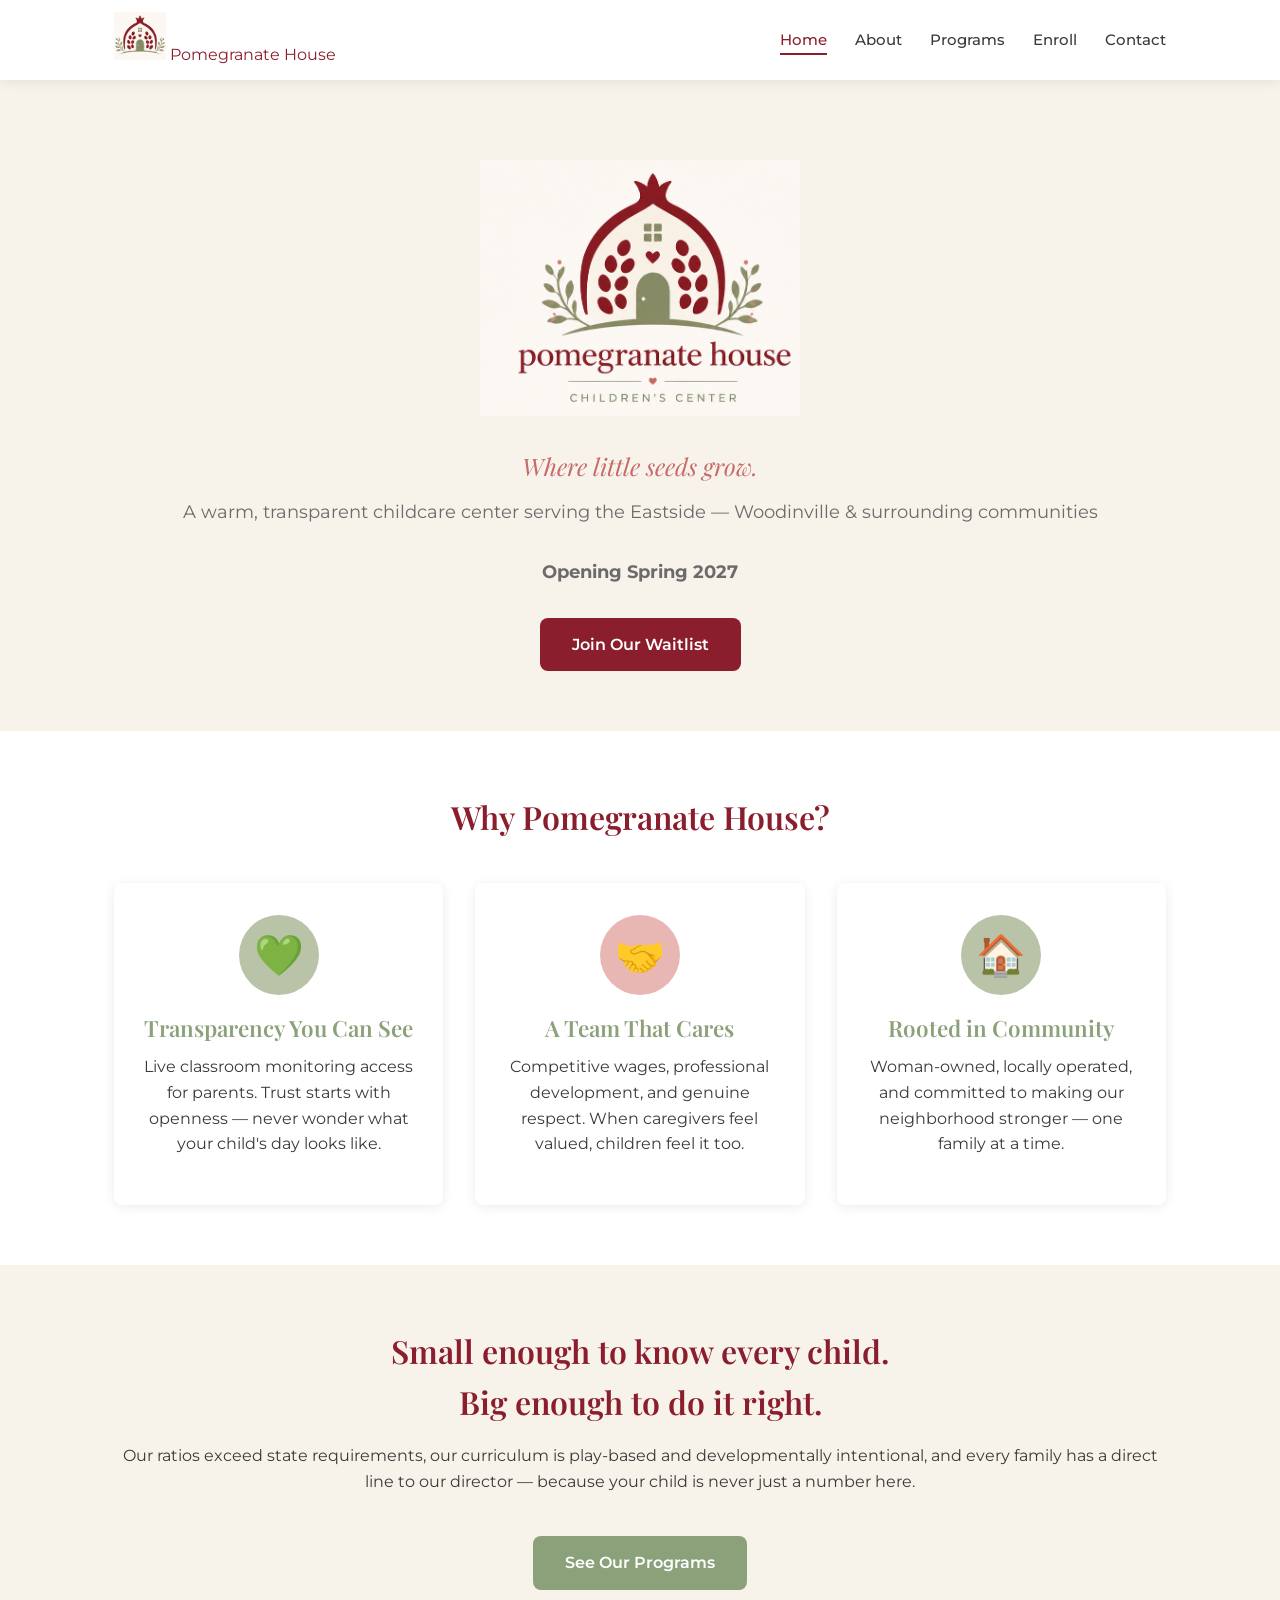
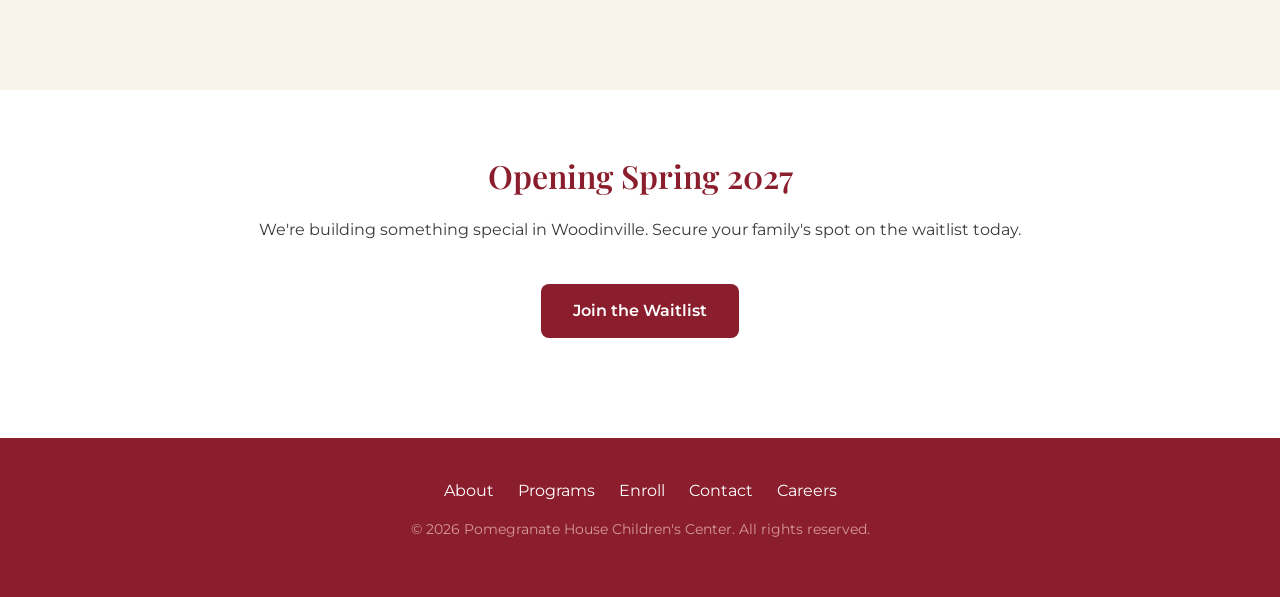
<file: index.html>
<!DOCTYPE html>
<html lang="en">
<head>
  <meta charset="UTF-8">
  <meta name="viewport" content="width=device-width, initial-scale=1.0">
  <title>Pomegranate House Children's Center</title>
  <meta name="description" content="A warm, transparent childcare center opening Spring 2027 in Woodinville, WA. Where little seeds grow.">
  <link rel="icon" href="images/logo-icon.png" type="image/png">
  <link rel="preconnect" href="https://fonts.googleapis.com">
  <link rel="preconnect" href="https://fonts.gstatic.com" crossorigin>
  <link href="https://fonts.googleapis.com/css2?family=Montserrat:wght@400;500;600&family=Playfair+Display:ital,wght@0,600;1,600&display=swap" rel="stylesheet">
  <link rel="stylesheet" href="css/style.css">
</head>
<body>

  <!-- Navigation -->
  <nav class="nav">
    <div class="container">
      <a href="index.html" class="nav-logo">
        <img src="images/logo-icon.png" alt="Pomegranate House">
        <span>Pomegranate House</span>
      </a>
      <button class="nav-toggle" aria-label="Toggle navigation">☰</button>
      <ul class="nav-links">
        <li><a href="index.html" class="active">Home</a></li>
        <li><a href="about.html">About</a></li>
        <li><a href="programs.html">Programs</a></li>
        <li><a href="enroll.html">Enroll</a></li>
        <li><a href="contact.html">Contact</a></li>
      </ul>
    </div>
  </nav>

  <!-- Hero -->
  <section class="hero">
    <img src="images/logo-full.png" alt="Pomegranate House Children's Center" class="hero-logo">
    <p class="hero-tagline">Where little seeds grow.</p>
    <p class="hero-subtitle">A warm, transparent childcare center serving the Eastside — Woodinville &amp; surrounding communities</p>
    <p class="hero-subtitle"><strong>Opening Spring 2027</strong></p>
    <a href="enroll.html" class="btn btn-primary">Join Our Waitlist</a>
  </section>

  <!-- Pillars -->
  <section class="section section-alt">
    <div class="container">
      <div class="section-header">
        <h2>Why Pomegranate House?</h2>
      </div>
      <div class="pillars">
        <div class="pillar-card">
          <div class="pillar-icon bg-sage">💚</div>
          <h3>Transparency You Can See</h3>
          <p>Live classroom monitoring access for parents. Trust starts with openness — never wonder what your child's day looks like.</p>
        </div>
        <div class="pillar-card">
          <div class="pillar-icon bg-pomegranate">🤝</div>
          <h3>A Team That Cares</h3>
          <p>Competitive wages, professional development, and genuine respect. When caregivers feel valued, children feel it too.</p>
        </div>
        <div class="pillar-card">
          <div class="pillar-icon bg-sage">🏠</div>
          <h3>Rooted in Community</h3>
          <p>Woman-owned, locally operated, and committed to making our neighborhood stronger — one family at a time.</p>
        </div>
      </div>
    </div>
  </section>

  <!-- Promise -->
  <section class="section">
    <div class="container">
      <div class="section-header">
        <h2>Small enough to know every child.<br>Big enough to do it right.</h2>
        <p>Our ratios exceed state requirements, our curriculum is play-based and developmentally intentional, and every family has a direct line to our director — because your child is never just a number here.</p>
        <br>
        <a href="programs.html" class="btn btn-secondary">See Our Programs</a>
      </div>
    </div>
  </section>

  <!-- CTA -->
  <section class="section section-alt">
    <div class="container">
      <div class="section-header">
        <h2>Opening Spring 2027</h2>
        <p>We're building something special in Woodinville. Secure your family's spot on the waitlist today.</p>
        <br>
        <a href="enroll.html" class="btn btn-primary">Join the Waitlist</a>
      </div>
    </div>
  </section>

  <!-- Footer -->
  <footer class="footer">
    <div class="container">
      <ul class="footer-links">
        <li><a href="about.html">About</a></li>
        <li><a href="programs.html">Programs</a></li>
        <li><a href="enroll.html">Enroll</a></li>
        <li><a href="contact.html">Contact</a></li>
        <li><a href="careers.html">Careers</a></li>
      </ul>
      <p class="footer-copy">&copy; 2026 Pomegranate House Children's Center. All rights reserved.</p>
    </div>
  </footer>

  <script src="js/main.js"></script>
</body>
</html>
</file>
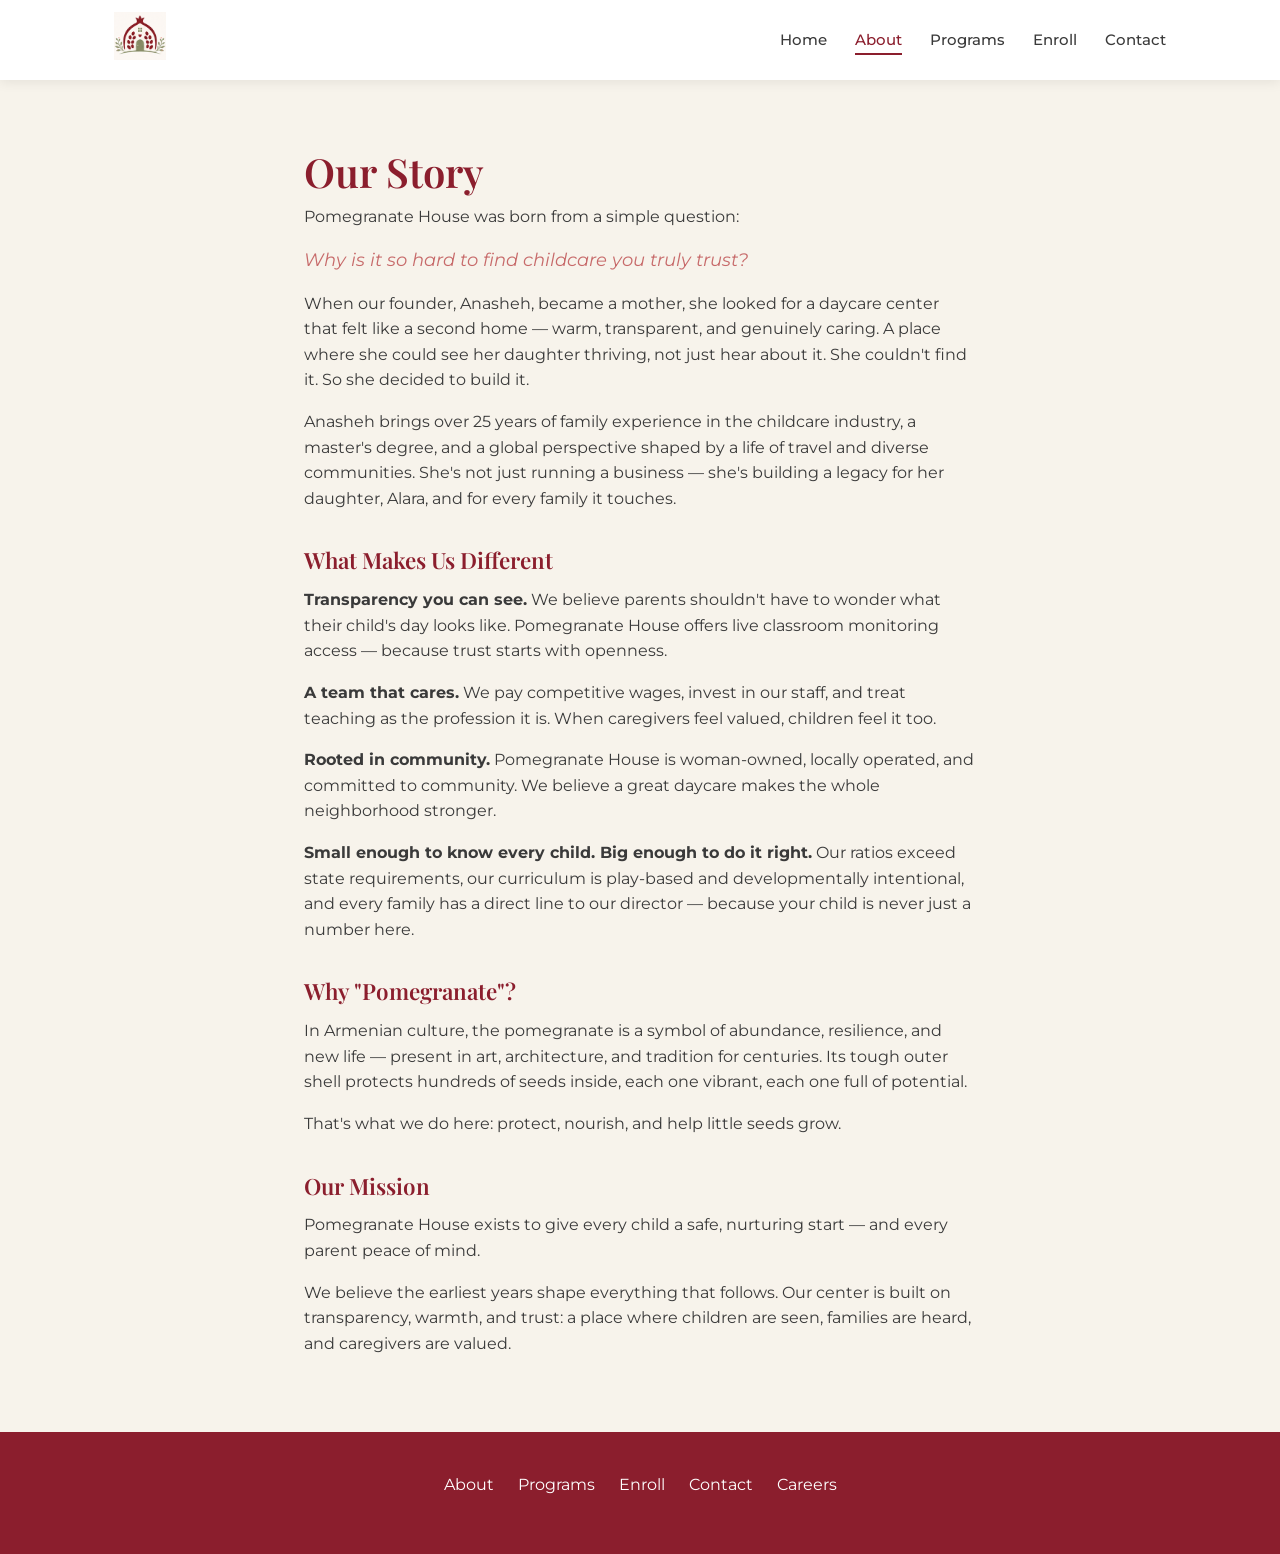
<file: about.html>
<!DOCTYPE html>
<html lang="en">
<head>
  <meta charset="UTF-8">
  <meta name="viewport" content="width=device-width, initial-scale=1.0">
  <title>About — Pomegranate House Children's Center</title>
  <meta name="description" content="Our story, mission, and what makes Pomegranate House different.">
  <link rel="icon" href="images/logo-icon.png" type="image/png">
  <link rel="preconnect" href="https://fonts.googleapis.com">
  <link rel="preconnect" href="https://fonts.gstatic.com" crossorigin>
  <link href="https://fonts.googleapis.com/css2?family=Montserrat:wght@400;500;600&family=Playfair+Display:ital,wght@0,600;1,600&display=swap" rel="stylesheet">
  <link rel="stylesheet" href="css/style.css">
</head>
<body>

  <!-- Navigation -->
  <nav class="nav">
    <div class="container">
      <a href="index.html" class="nav-logo">
        <img src="images/logo-icon.png" alt="Pomegranate House">
      </a>
      <button class="nav-toggle" aria-label="Toggle navigation">☰</button>
      <ul class="nav-links">
        <li><a href="index.html">Home</a></li>
        <li><a href="about.html" class="active">About</a></li>
        <li><a href="programs.html">Programs</a></li>
        <li><a href="enroll.html">Enroll</a></li>
        <li><a href="contact.html">Contact</a></li>
      </ul>
    </div>
  </nav>

  <!-- About Hero -->
  <section class="section">
    <div class="container about-content">
      <h1>Our Story</h1>

      <p>Pomegranate House was born from a simple question:</p>

      <p style="font-style: italic; font-size: 1.15rem; color: var(--pomegranate-light);">Why is it so hard to find childcare you truly trust?</p>

      <p>When our founder, Anasheh, became a mother, she looked for a daycare center that felt like a second home — warm, transparent, and genuinely caring. A place where she could see her daughter thriving, not just hear about it. She couldn't find it. So she decided to build it.</p>

      <p>Anasheh brings over 25 years of family experience in the childcare industry, a master's degree, and a global perspective shaped by a life of travel and diverse communities. She's not just running a business — she's building a legacy for her daughter, Alara, and for every family it touches.</p>

      <h3>What Makes Us Different</h3>

      <p><strong>Transparency you can see.</strong> We believe parents shouldn't have to wonder what their child's day looks like. Pomegranate House offers live classroom monitoring access — because trust starts with openness.</p>

      <p><strong>A team that cares.</strong> We pay competitive wages, invest in our staff, and treat teaching as the profession it is. When caregivers feel valued, children feel it too.</p>

      <p><strong>Rooted in community.</strong> Pomegranate House is woman-owned, locally operated, and committed to community. We believe a great daycare makes the whole neighborhood stronger.</p>

      <p><strong>Small enough to know every child. Big enough to do it right.</strong> Our ratios exceed state requirements, our curriculum is play-based and developmentally intentional, and every family has a direct line to our director — because your child is never just a number here.</p>

      <h3>Why "Pomegranate"?</h3>

      <p>In Armenian culture, the pomegranate is a symbol of abundance, resilience, and new life — present in art, architecture, and tradition for centuries. Its tough outer shell protects hundreds of seeds inside, each one vibrant, each one full of potential.</p>

      <p>That's what we do here: protect, nourish, and help little seeds grow.</p>

      <h3>Our Mission</h3>

      <p>Pomegranate House exists to give every child a safe, nurturing start — and every parent peace of mind.</p>

      <p>We believe the earliest years shape everything that follows. Our center is built on transparency, warmth, and trust: a place where children are seen, families are heard, and caregivers are valued.</p>
    </div>
  </section>

  <!-- Footer -->
  <footer class="footer">
    <div class="container">
      <ul class="footer-links">
        <li><a href="about.html">About</a></li>
        <li><a href="programs.html">Programs</a></li>
        <li><a href="enroll.html">Enroll</a></li>
        <li><a href="contact.html">Contact</a></li>
        <li><a href="careers.html">Careers</a></li>
      </ul>

  <script src="js/main.js"></script>
</body>
</html>
</file>
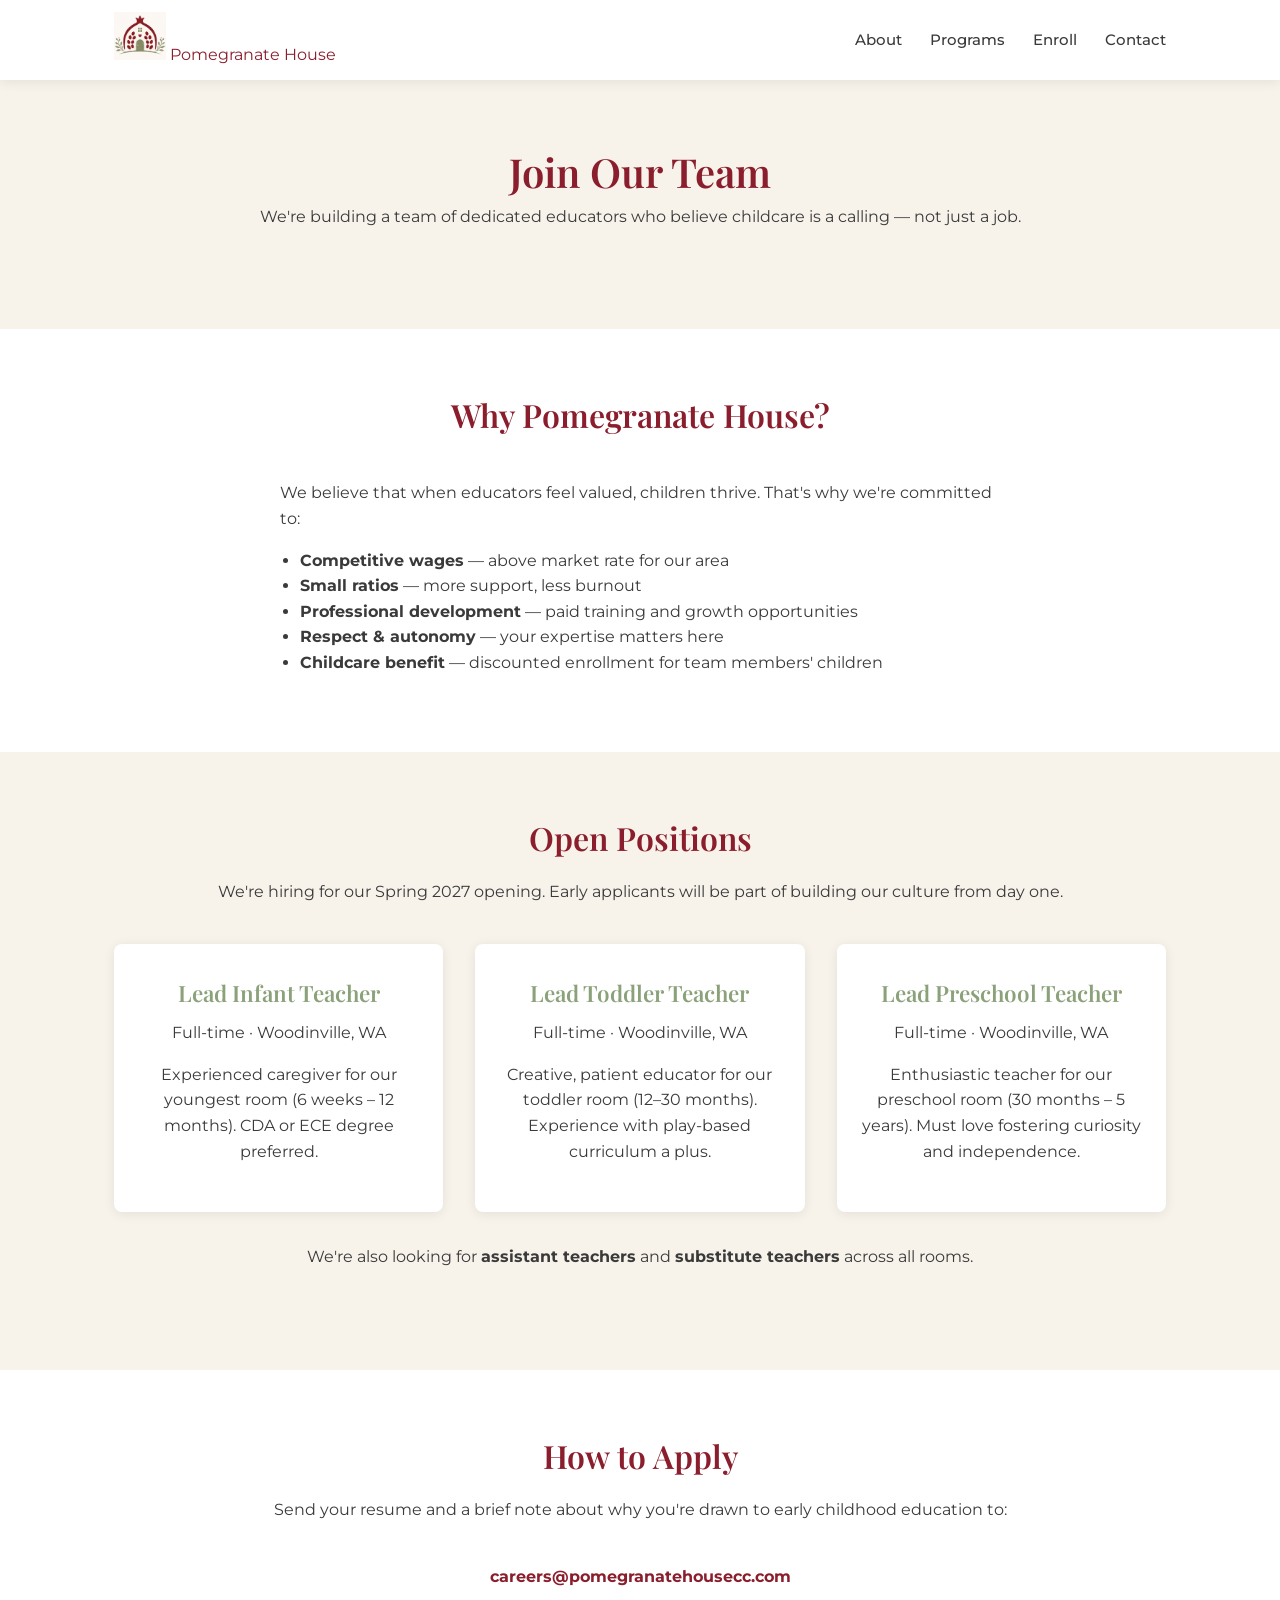
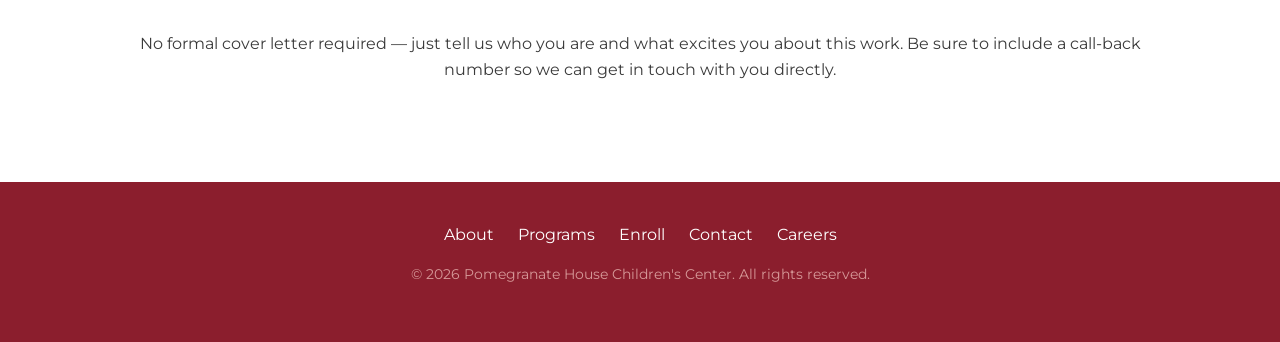
<file: careers.html>
<!DOCTYPE html>
<html lang="en">
<head>
  <meta charset="UTF-8">
  <meta name="viewport" content="width=device-width, initial-scale=1.0">
  <title>Careers — Pomegranate House Children's Center</title>
  <meta name="description" content="Join our team at Pomegranate House. We're hiring passionate early childhood educators in Woodinville.">
  <link rel="icon" href="images/logo-icon.png" type="image/png">
  <link rel="preconnect" href="https://fonts.googleapis.com">
  <link rel="preconnect" href="https://fonts.gstatic.com" crossorigin>
  <link href="https://fonts.googleapis.com/css2?family=Montserrat:wght@400;500;600&family=Playfair+Display:ital,wght@0,600;1,600&display=swap" rel="stylesheet">
  <link rel="stylesheet" href="css/style.css">
</head>
<body>

  <!-- Navigation -->
  <nav class="nav">
    <div class="container">
      <a href="index.html" class="nav-logo">
        <img src="images/logo-icon.png" alt="Pomegranate House">
        <span>Pomegranate House</span>
      </a>
      <button class="nav-toggle" aria-label="Toggle navigation">&#9776;</button>
      <ul class="nav-links">
        <li><a href="about.html">About</a></li>
        <li><a href="programs.html">Programs</a></li>
        <li><a href="enroll.html">Enroll</a></li>
        <li><a href="contact.html">Contact</a></li>
      </ul>
    </div>
  </nav>

  <!-- Hero -->
  <section class="section">
    <div class="container">
      <div class="section-header">
        <h1>Join Our Team</h1>
        <p>We're building a team of dedicated educators who believe childcare is a calling — not just a job.</p>
      </div>
    </div>
  </section>

  <!-- Why Work Here -->
  <section class="section section-alt">
    <div class="container">
      <div class="section-header">
        <h2>Why Pomegranate House?</h2>
      </div>
      <div class="about-content" style="margin: 0 auto;">
        <p>We believe that when educators feel valued, children thrive. That's why we're committed to:</p>
        <ul style="padding-left: 20px; margin-bottom: 1rem;">
          <li><strong>Competitive wages</strong> — above market rate for our area</li>
          <li><strong>Small ratios</strong> — more support, less burnout</li>
          <li><strong>Professional development</strong> — paid training and growth opportunities</li>
          <li><strong>Respect & autonomy</strong> — your expertise matters here</li>
          <li><strong>Childcare benefit</strong> — discounted enrollment for team members' children</li>
        </ul>
      </div>
    </div>
  </section>

  <!-- Open Positions -->
  <section class="section">
    <div class="container">
      <div class="section-header">
        <h2>Open Positions</h2>
        <p>We're hiring for our Spring 2027 opening. Early applicants will be part of building our culture from day one.</p>
      </div>
      <div class="pillars">
        <div class="pillar-card">
          <h3>Lead Infant Teacher</h3>
          <p>Full-time · Woodinville, WA</p>
          <p>Experienced caregiver for our youngest room (6 weeks – 12 months). CDA or ECE degree preferred.</p>
        </div>
        <div class="pillar-card">
          <h3>Lead Toddler Teacher</h3>
          <p>Full-time · Woodinville, WA</p>
          <p>Creative, patient educator for our toddler room (12–30 months). Experience with play-based curriculum a plus.</p>
        </div>
        <div class="pillar-card">
          <h3>Lead Preschool Teacher</h3>
          <p>Full-time · Woodinville, WA</p>
          <p>Enthusiastic teacher for our preschool room (30 months – 5 years). Must love fostering curiosity and independence.</p>
        </div>
      </div>
      <div class="section-header" style="margin-top: 2rem;">
        <p>We're also looking for <strong>assistant teachers</strong> and <strong>substitute teachers</strong> across all rooms.</p>
      </div>
    </div>
  </section>

  <!-- How to Apply -->
  <section class="section section-alt">
    <div class="container">
      <div class="section-header">
        <h2>How to Apply</h2>
        <p>Send your resume and a brief note about why you're drawn to early childhood education to:</p>
        <br>
        <p><strong><a href="mailto:careers@pomegranatehousecc.com">careers@pomegranatehousecc.com</a></strong></p>
        <br>
        <p>No formal cover letter required — just tell us who you are and what excites you about this work. Be sure to include a call-back number so we can get in touch with you directly.</p>
      </div>
    </div>
  </section>

  <!-- Footer -->
  <footer class="footer">
    <div class="container">
      <ul class="footer-links">
        <li><a href="about.html">About</a></li>
        <li><a href="programs.html">Programs</a></li>
        <li><a href="enroll.html">Enroll</a></li>
        <li><a href="contact.html">Contact</a></li>
        <li><a href="careers.html">Careers</a></li>
      </ul>
      <p class="footer-copy">&copy; 2026 Pomegranate House Children's Center. All rights reserved.</p>
    </div>
  </footer>

  <script src="js/main.js"></script>
</body>
</html>
</file>
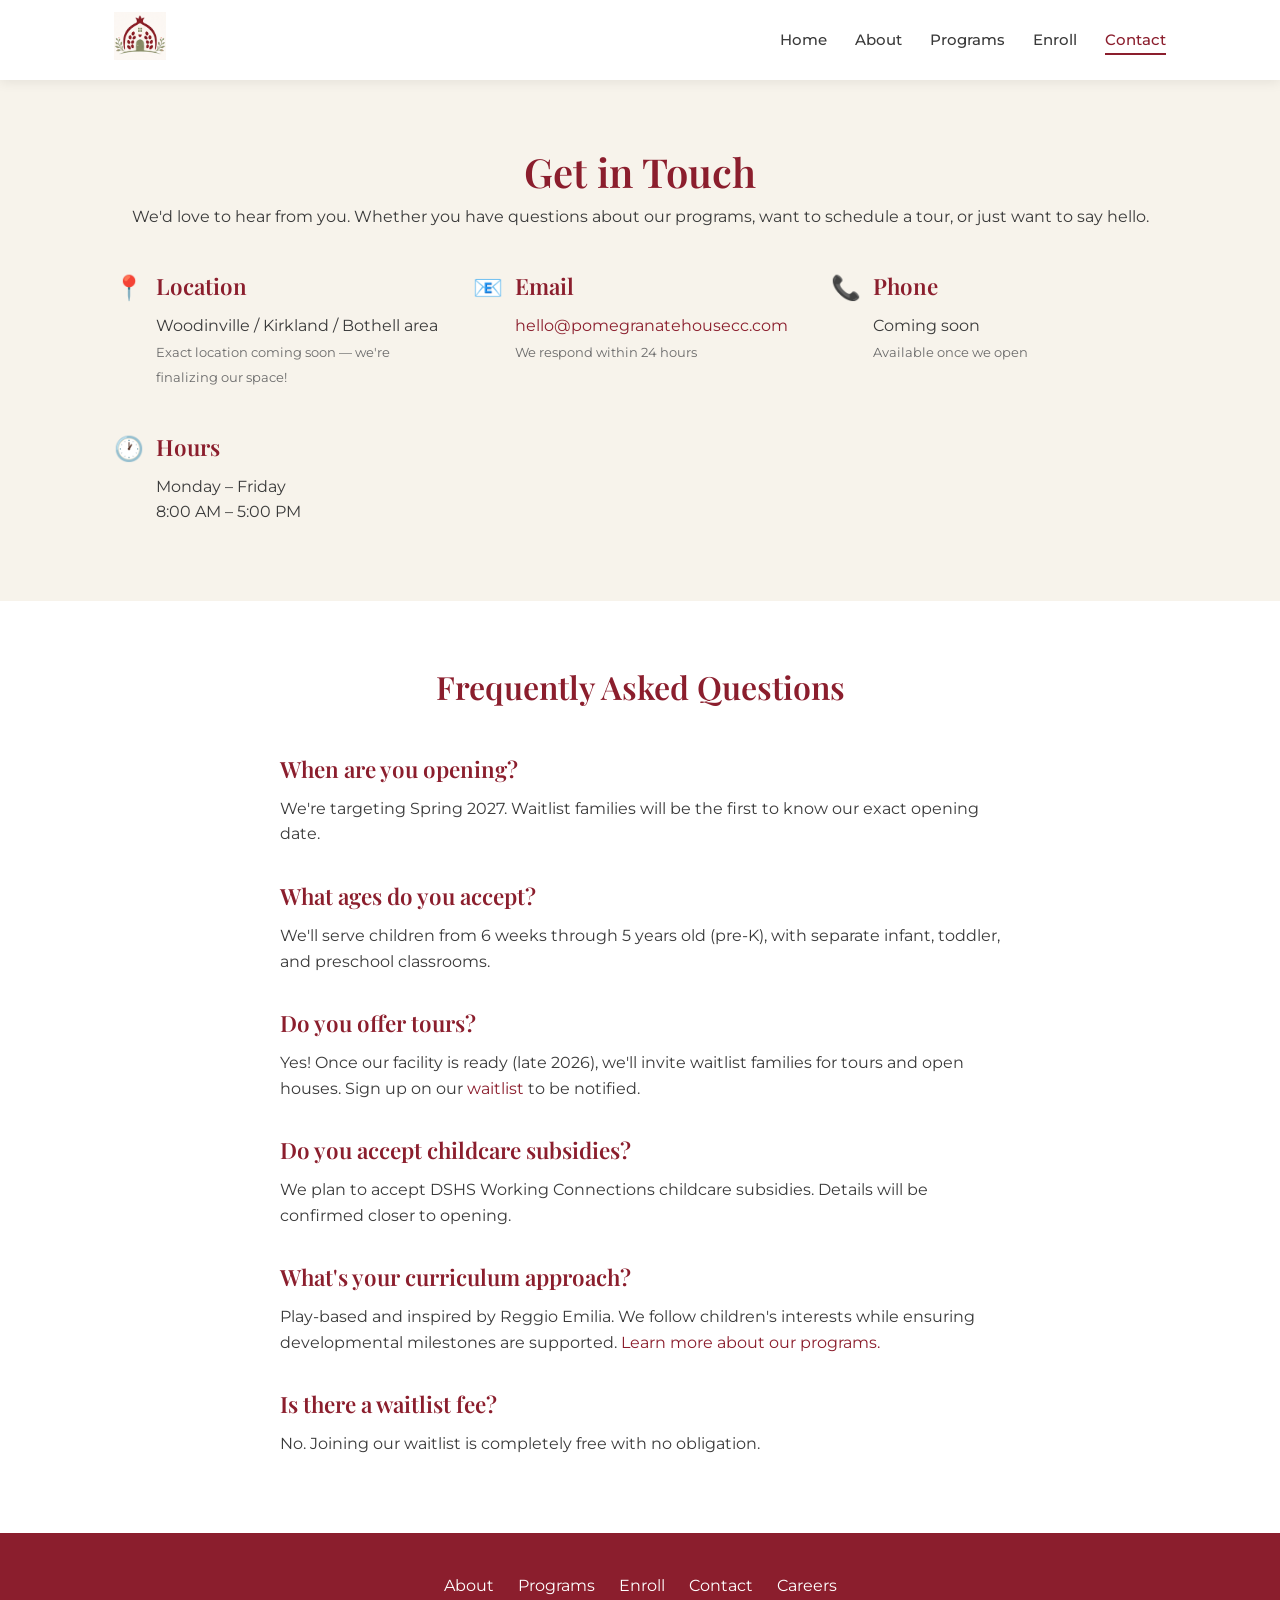
<file: contact.html>
<!DOCTYPE html>
<html lang="en">
<head>
  <meta charset="UTF-8">
  <meta name="viewport" content="width=device-width, initial-scale=1.0">
  <title>Contact — Pomegranate House Children's Center</title>
  <meta name="description" content="Get in touch with Pomegranate House Children's Center in Woodinville, WA.">
  <link rel="icon" href="images/logo-icon.png" type="image/png">
  <link rel="preconnect" href="https://fonts.googleapis.com">
  <link rel="preconnect" href="https://fonts.gstatic.com" crossorigin>
  <link href="https://fonts.googleapis.com/css2?family=Montserrat:wght@400;500;600&family=Playfair+Display:ital,wght@0,600;1,600&display=swap" rel="stylesheet">
  <link rel="stylesheet" href="css/style.css">
</head>
<body>

  <!-- Navigation -->
  <nav class="nav">
    <div class="container">
      <a href="index.html" class="nav-logo">
        <img src="images/logo-icon.png" alt="Pomegranate House">
      </a>
      <button class="nav-toggle" aria-label="Toggle navigation">☰</button>
      <ul class="nav-links">
        <li><a href="index.html">Home</a></li>
        <li><a href="about.html">About</a></li>
        <li><a href="programs.html">Programs</a></li>
        <li><a href="enroll.html">Enroll</a></li>
        <li><a href="contact.html" class="active">Contact</a></li>
      </ul>
    </div>
  </nav>

  <!-- Contact -->
  <section class="section">
    <div class="container">
      <div class="section-header">
        <h1>Get in Touch</h1>
        <p>We'd love to hear from you. Whether you have questions about our programs, want to schedule a tour, or just want to say hello.</p>
      </div>

      <div class="info-grid">
        <div class="info-item">
          <span class="info-icon">📍</span>
          <div>
            <h3>Location</h3>
            <p>Woodinville / Kirkland / Bothell area<br><small style="color: var(--text-light);">Exact location coming soon — we're finalizing our space!</small></p>
          </div>
        </div>

        <div class="info-item">
          <span class="info-icon">📧</span>
          <div>
            <h3>Email</h3>
            <p><a href="mailto:hello@pomegranatehousecc.com">hello@pomegranatehousecc.com</a><br><small style="color: var(--text-light);">We respond within 24 hours</small></p>
          </div>
        </div>

        <div class="info-item">
          <span class="info-icon">📞</span>
          <div>
            <h3>Phone</h3>
            <p>Coming soon<br><small style="color: var(--text-light);">Available once we open</small></p>
          </div>
        </div>

        <div class="info-item">
          <span class="info-icon">🕐</span>
          <div>
            <h3>Hours</h3>
            <p>Monday – Friday<br>8:00 AM – 5:00 PM</p>
          </div>
        </div>
      </div>
    </div>
  </section>

  <!-- FAQ -->
  <section class="section section-alt">
    <div class="container">
      <div class="section-header">
        <h2>Frequently Asked Questions</h2>
      </div>
      <div class="about-content" style="margin: 0 auto;">
        <h3>When are you opening?</h3>
        <p>We're targeting Spring 2027. Waitlist families will be the first to know our exact opening date.</p>

        <h3>What ages do you accept?</h3>
        <p>We'll serve children from 6 weeks through 5 years old (pre-K), with separate infant, toddler, and preschool classrooms.</p>

        <h3>Do you offer tours?</h3>
        <p>Yes! Once our facility is ready (late 2026), we'll invite waitlist families for tours and open houses. Sign up on our <a href="enroll.html">waitlist</a> to be notified.</p>

        <h3>Do you accept childcare subsidies?</h3>
        <p>We plan to accept DSHS Working Connections childcare subsidies. Details will be confirmed closer to opening.</p>

        <h3>What's your curriculum approach?</h3>
        <p>Play-based and inspired by Reggio Emilia. We follow children's interests while ensuring developmental milestones are supported. <a href="programs.html">Learn more about our programs.</a></p>

        <h3>Is there a waitlist fee?</h3>
        <p>No. Joining our waitlist is completely free with no obligation.</p>
      </div>
    </div>
  </section>

  <!-- Footer -->
  <footer class="footer">
    <div class="container">
      <ul class="footer-links">
        <li><a href="about.html">About</a></li>
        <li><a href="programs.html">Programs</a></li>
        <li><a href="enroll.html">Enroll</a></li>
        <li><a href="contact.html">Contact</a></li>
        <li><a href="careers.html">Careers</a></li>
      </ul>
  </footer>

  <script src="js/main.js"></script>
</body>
</html>
</file>
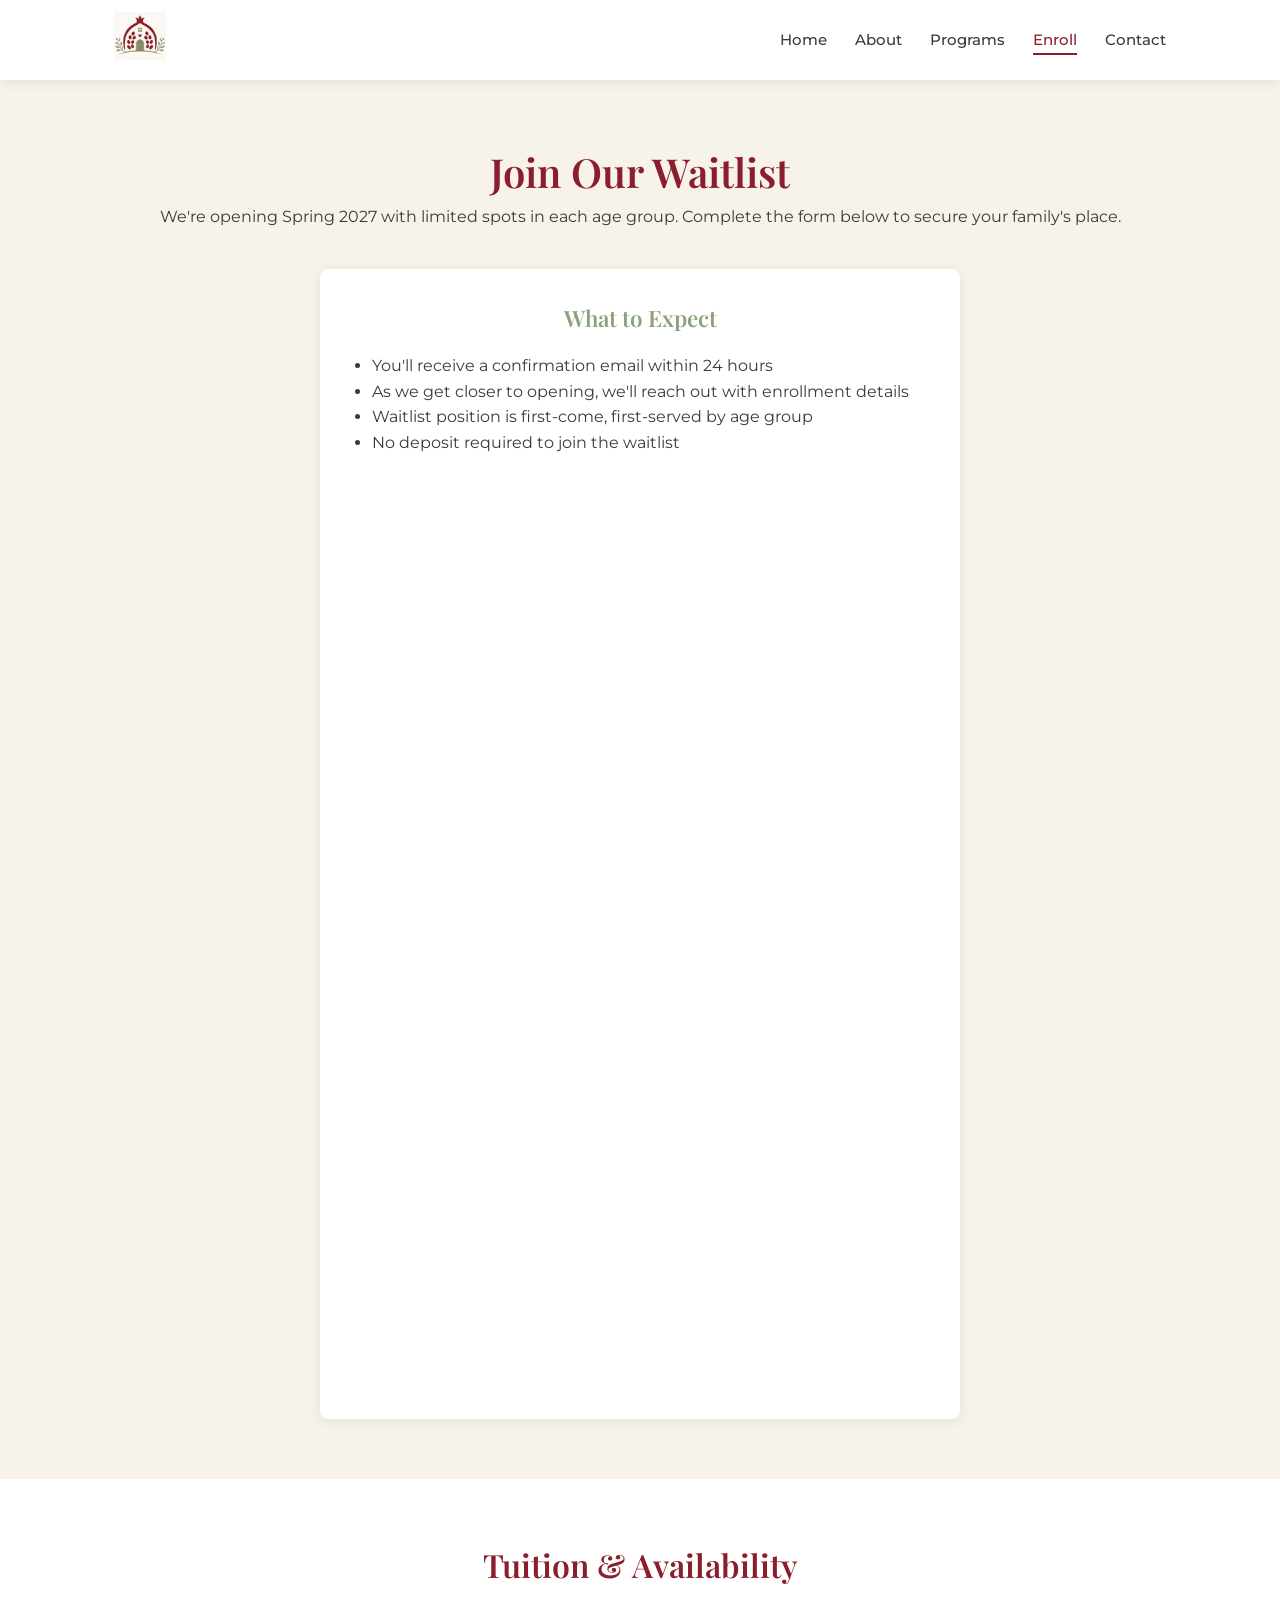
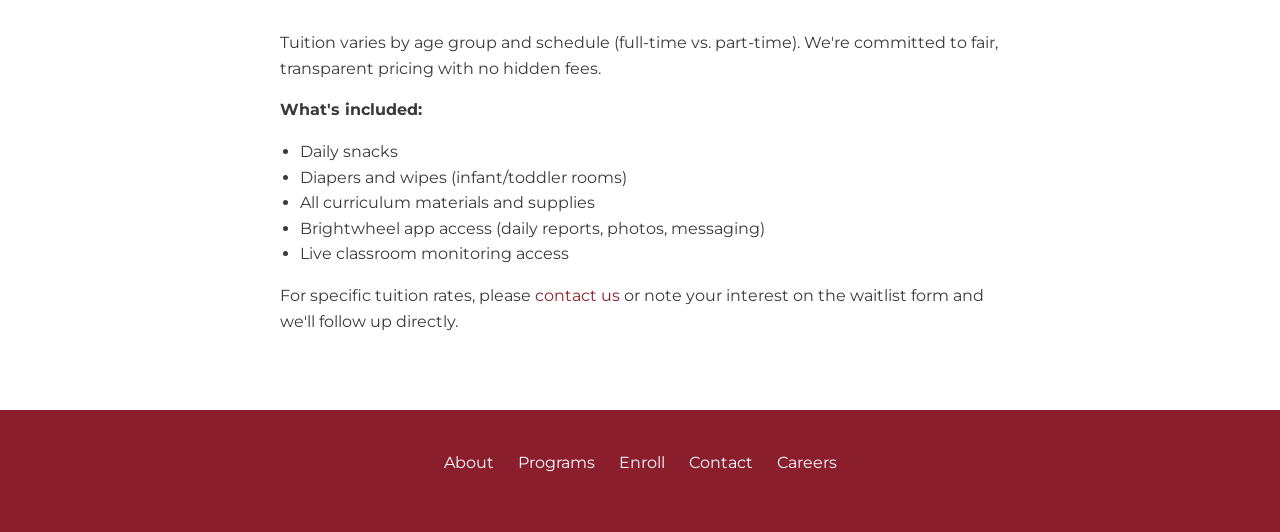
<file: enroll.html>
<!DOCTYPE html>
<html lang="en">
<head>
  <meta charset="UTF-8">
  <meta name="viewport" content="width=device-width, initial-scale=1.0">
  <title>Enroll — Pomegranate House Children's Center</title>
  <meta name="description" content="Join the Pomegranate House waitlist. Secure your family's spot for Spring 2027.">
  <link rel="icon" href="images/logo-icon.png" type="image/png">
  <link rel="preconnect" href="https://fonts.googleapis.com">
  <link rel="preconnect" href="https://fonts.gstatic.com" crossorigin>
  <link href="https://fonts.googleapis.com/css2?family=Montserrat:wght@400;500;600&family=Playfair+Display:ital,wght@0,600;1,600&display=swap" rel="stylesheet">
  <link rel="stylesheet" href="css/style.css">
</head>
<body>

  <!-- Navigation -->
  <nav class="nav">
    <div class="container">
      <a href="index.html" class="nav-logo">
        <img src="images/logo-icon.png" alt="Pomegranate House">
      </a>
      <button class="nav-toggle" aria-label="Toggle navigation">☰</button>
      <ul class="nav-links">
        <li><a href="index.html">Home</a></li>
        <li><a href="about.html">About</a></li>
        <li><a href="programs.html">Programs</a></li>
        <li><a href="enroll.html" class="active">Enroll</a></li>
        <li><a href="contact.html">Contact</a></li>
      </ul>
    </div>
  </nav>

  <!-- Enrollment Info -->
  <section class="section">
    <div class="container">
      <div class="section-header">
        <h1>Join Our Waitlist</h1>
        <p>We're opening Spring 2027 with limited spots in each age group. Complete the form below to secure your family's place.</p>
      </div>

      <div class="form-embed">
        <h3 style="text-align: center; margin-bottom: 16px; color: var(--sage);">What to Expect</h3>
        <ul style="margin-bottom: 24px; padding-left: 20px;">
          <li>You'll receive a confirmation email within 24 hours</li>
          <li>As we get closer to opening, we'll reach out with enrollment details</li>
          <li>Waitlist position is first-come, first-served by age group</li>
          <li>No deposit required to join the waitlist</li>
        </ul>

        <!-- Google Form Embed -->
        <div style="text-align: center;">
          <iframe
            src="https://docs.google.com/forms/d/e/1FAIpQLSdQo3lVfa9-On3ogkuHF2geKrvqWAEZl1rBXx-dUgppSKNn5Q/viewform?embedded=true"
            width="100%"
            height="900"
            frameborder="0"
            marginheight="0"
            marginwidth="0"
            style="border-radius: 8px;">
            Loading…
          </iframe>
        </div>
      </div>
    </div>
  </section>

  <!-- Tuition Info -->
  <section class="section section-alt">
    <div class="container">
      <div class="section-header">
        <h2>Tuition & Availability</h2>
      </div>
      <div class="about-content" style="margin: 0 auto;">
        <p>Tuition varies by age group and schedule (full-time vs. part-time). We're committed to fair, transparent pricing with no hidden fees.</p>

        <p><strong>What's included:</strong></p>
        <ul style="padding-left: 20px; margin-bottom: 1rem;">
          <li>Daily snacks</li>
          <li>Diapers and wipes (infant/toddler rooms)</li>
          <li>All curriculum materials and supplies</li>
          <li>Brightwheel app access (daily reports, photos, messaging)</li>
          <li>Live classroom monitoring access</li>
        </ul>

        <p>For specific tuition rates, please <a href="contact.html">contact us</a> or note your interest on the waitlist form and we'll follow up directly.</p>
      </div>
    </div>
  </section>

  <!-- Footer -->
  <footer class="footer">
    <div class="container">
      <ul class="footer-links">
        <li><a href="about.html">About</a></li>
        <li><a href="programs.html">Programs</a></li>
        <li><a href="enroll.html">Enroll</a></li>
        <li><a href="contact.html">Contact</a></li>
        <li><a href="careers.html">Careers</a></li>
      </ul>
  </footer>

  <script src="js/main.js"></script>
</body>
</html>
</file>
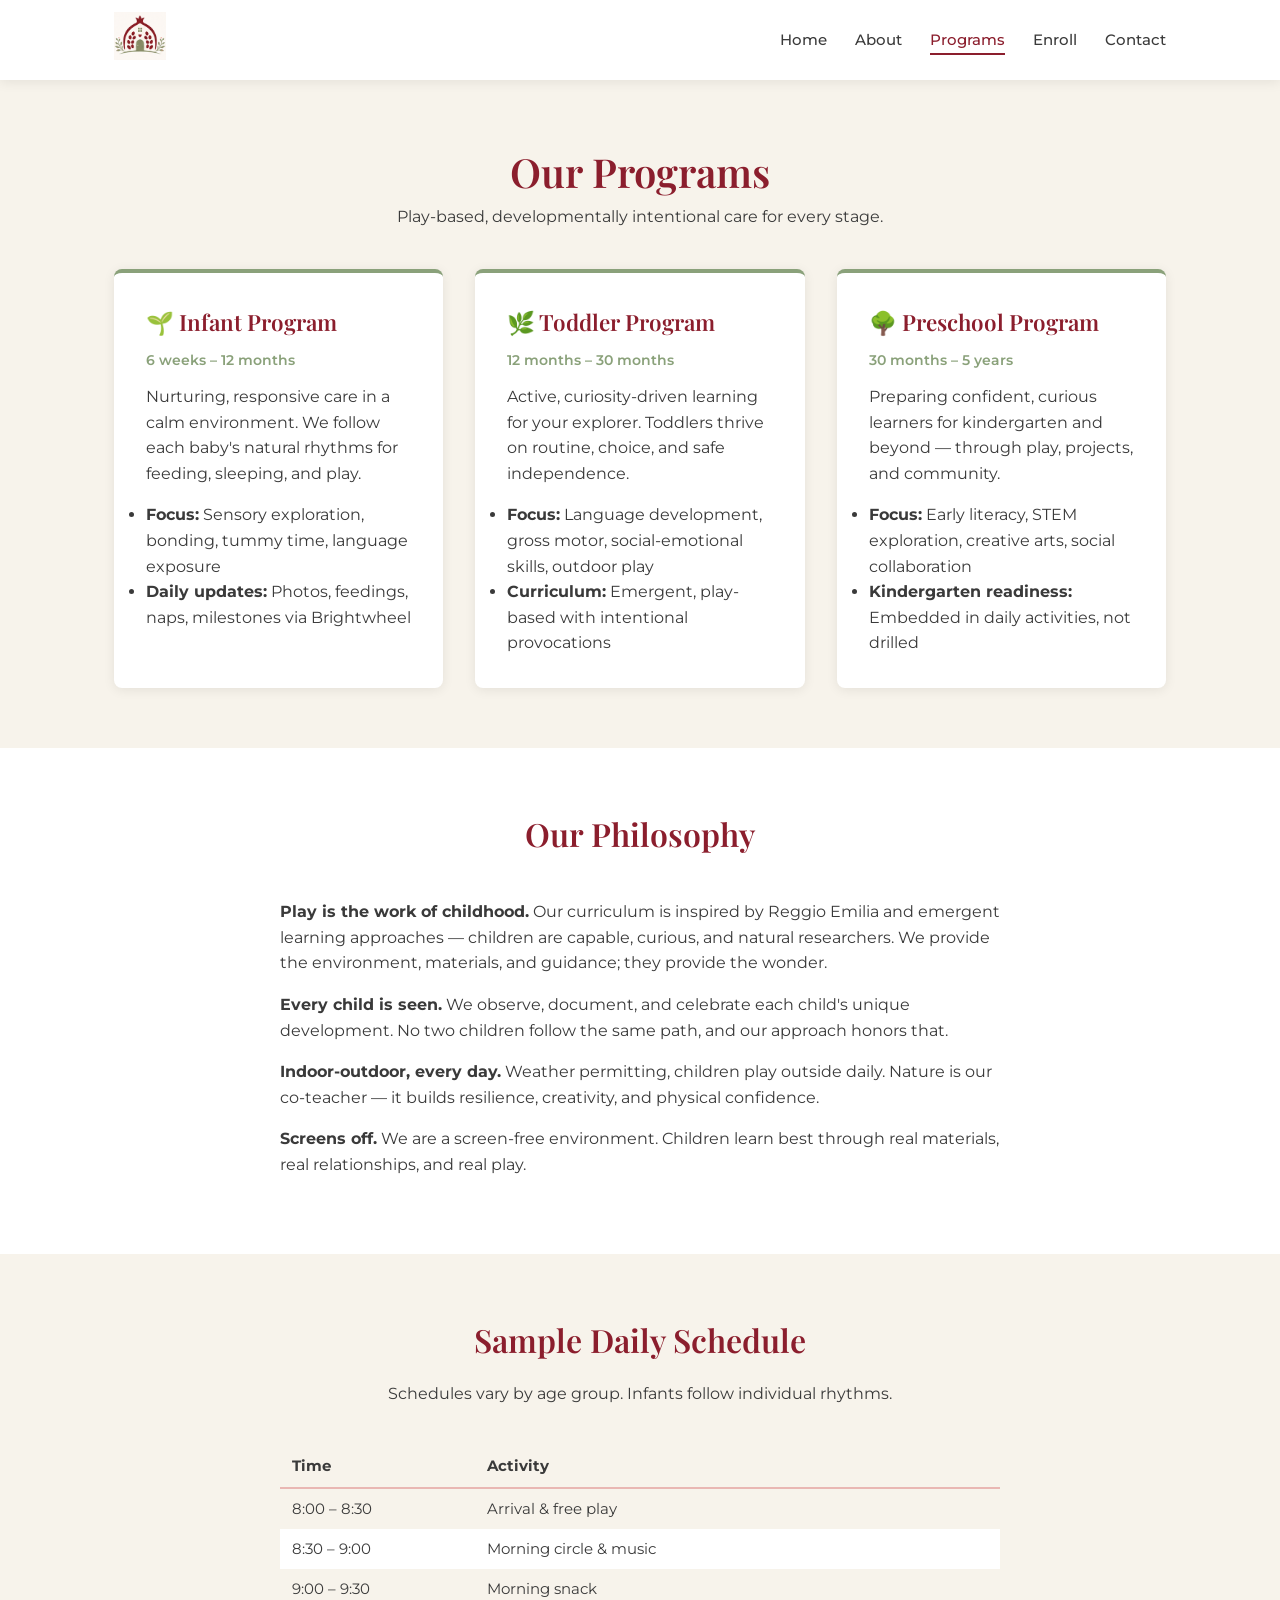
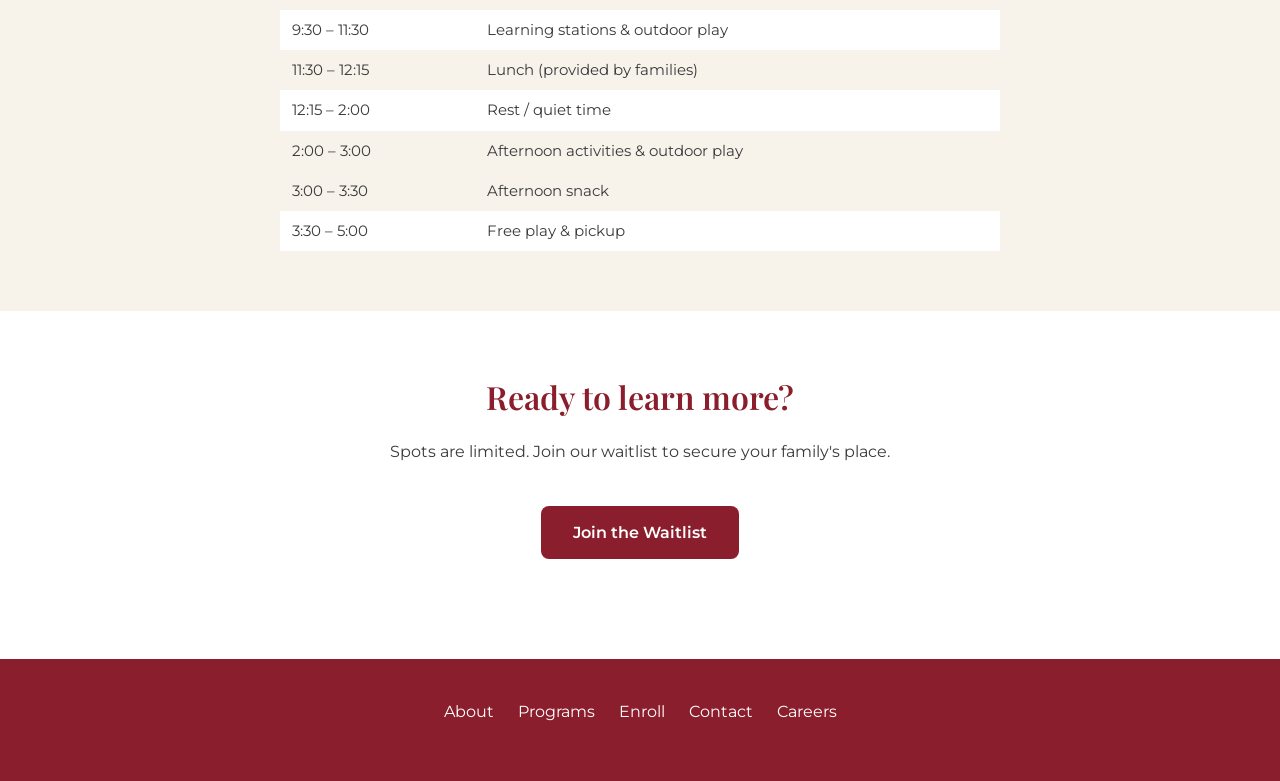
<file: programs.html>
<!DOCTYPE html>
<html lang="en">
<head>
  <meta charset="UTF-8">
  <meta name="viewport" content="width=device-width, initial-scale=1.0">
  <title>Programs — Pomegranate House Children's Center</title>
  <meta name="description" content="Infant, toddler, and preschool programs at Pomegranate House. Play-based, developmentally intentional care.">
  <link rel="icon" href="images/logo-icon.png" type="image/png">
  <link rel="preconnect" href="https://fonts.googleapis.com">
  <link rel="preconnect" href="https://fonts.gstatic.com" crossorigin>
  <link href="https://fonts.googleapis.com/css2?family=Montserrat:wght@400;500;600&family=Playfair+Display:ital,wght@0,600;1,600&display=swap" rel="stylesheet">
  <link rel="stylesheet" href="css/style.css">
</head>
<body>

  <!-- Navigation -->
  <nav class="nav">
    <div class="container">
      <a href="index.html" class="nav-logo">
        <img src="images/logo-icon.png" alt="Pomegranate House">
      </a>
      <button class="nav-toggle" aria-label="Toggle navigation">☰</button>
      <ul class="nav-links">
        <li><a href="index.html">Home</a></li>
        <li><a href="about.html">About</a></li>
        <li><a href="programs.html" class="active">Programs</a></li>
        <li><a href="enroll.html">Enroll</a></li>
        <li><a href="contact.html">Contact</a></li>
      </ul>
    </div>
  </nav>

  <!-- Programs -->
  <section class="section">
    <div class="container">
      <div class="section-header">
        <h1>Our Programs</h1>
        <p>Play-based, developmentally intentional care for every stage.</p>
      </div>

      <div class="program-grid">

        <div class="program-card">
          <h3>🌱 Infant Program</h3>
          <p class="program-ages">6 weeks – 12 months</p>
          <p>Nurturing, responsive care in a calm environment. We follow each baby's natural rhythms for feeding, sleeping, and play.</p>
          <ul>
            <li><strong>Focus:</strong> Sensory exploration, bonding, tummy time, language exposure</li>
            <li><strong>Daily updates:</strong> Photos, feedings, naps, milestones via Brightwheel</li>
          </ul>
        </div>

        <div class="program-card">
          <h3>🌿 Toddler Program</h3>
          <p class="program-ages">12 months – 30 months</p>
          <p>Active, curiosity-driven learning for your explorer. Toddlers thrive on routine, choice, and safe independence.</p>
          <ul>

            <li><strong>Focus:</strong> Language development, gross motor, social-emotional skills, outdoor play</li>
            <li><strong>Curriculum:</strong> Emergent, play-based with intentional provocations</li>
          </ul>
        </div>

        <div class="program-card">
          <h3>🌳 Preschool Program</h3>
          <p class="program-ages">30 months – 5 years</p>
          <p>Preparing confident, curious learners for kindergarten and beyond — through play, projects, and community.</p>
          <ul>
            <li><strong>Focus:</strong> Early literacy, STEM exploration, creative arts, social collaboration</li>
            <li><strong>Kindergarten readiness:</strong> Embedded in daily activities, not drilled</li>
          </ul>
        </div>

      </div>
    </div>
  </section>

  <!-- Philosophy -->
  <section class="section section-alt">
    <div class="container">
      <div class="section-header">
        <h2>Our Philosophy</h2>
      </div>
      <div class="about-content" style="margin: 0 auto;">
        <p><strong>Play is the work of childhood.</strong> Our curriculum is inspired by Reggio Emilia and emergent learning approaches — children are capable, curious, and natural researchers. We provide the environment, materials, and guidance; they provide the wonder.</p>

        <p><strong>Every child is seen.</strong> We observe, document, and celebrate each child's unique development. No two children follow the same path, and our approach honors that.</p>

        <p><strong>Indoor-outdoor, every day.</strong> Weather permitting, children play outside daily. Nature is our co-teacher — it builds resilience, creativity, and physical confidence.</p>

        <p><strong>Screens off.</strong> We are a screen-free environment. Children learn best through real materials, real relationships, and real play.</p>
      </div>
    </div>
  </section>

  <!-- Daily Schedule -->
  <section class="section">
    <div class="container">
      <div class="section-header">
        <h2>Sample Daily Schedule</h2>
        <p>Schedules vary by age group. Infants follow individual rhythms.</p>
      </div>
      <div class="about-content" style="margin: 0 auto;">
        <table style="width: 100%; border-collapse: collapse; font-size: 0.95rem;">
          <tr style="border-bottom: 2px solid var(--blush);">
            <th style="text-align: left; padding: 8px 12px;">Time</th>
            <th style="text-align: left; padding: 8px 12px;">Activity</th>
          </tr>
          <tr><td style="padding: 8px 12px;">8:00 – 8:30</td><td style="padding: 8px 12px;">Arrival & free play</td></tr>
          <tr style="background: var(--white);"><td style="padding: 8px 12px;">8:30 – 9:00</td><td style="padding: 8px 12px;">Morning circle & music</td></tr>
          <tr><td style="padding: 8px 12px;">9:00 – 9:30</td><td style="padding: 8px 12px;">Morning snack</td></tr>
          <tr style="background: var(--white);"><td style="padding: 8px 12px;">9:30 – 11:30</td><td style="padding: 8px 12px;">Learning stations & outdoor play</td></tr>
          <tr><td style="padding: 8px 12px;">11:30 – 12:15</td><td style="padding: 8px 12px;">Lunch (provided by families)</td></tr>
          <tr style="background: var(--white);"><td style="padding: 8px 12px;">12:15 – 2:00</td><td style="padding: 8px 12px;">Rest / quiet time</td></tr>
          <tr><td style="padding: 8px 12px;">2:00 – 3:00</td><td style="padding: 8px 12px;">Afternoon activities & outdoor play</td></tr>
          <tr><td style="padding: 8px 12px;">3:00 – 3:30</td><td style="padding: 8px 12px;">Afternoon snack</td></tr>
          <tr style="background: var(--white);"><td style="padding: 8px 12px;">3:30 – 5:00</td><td style="padding: 8px 12px;">Free play & pickup</td></tr>
        </table>
      </div>
    </div>
  </section>

  <!-- CTA -->
  <section class="section section-alt">
    <div class="container">
      <div class="section-header">
        <h2>Ready to learn more?</h2>
        <p>Spots are limited. Join our waitlist to secure your family's place.</p>
        <br>
        <a href="enroll.html" class="btn btn-primary">Join the Waitlist</a>
      </div>
    </div>
  </section>

  <!-- Footer -->
  <footer class="footer">
    <div class="container">
      <ul class="footer-links">
        <li><a href="about.html">About</a></li>
        <li><a href="programs.html">Programs</a></li>
        <li><a href="enroll.html">Enroll</a></li>
        <li><a href="contact.html">Contact</a></li>
        <li><a href="careers.html">Careers</a></li>
      </ul>

  <script src="js/main.js"></script>
</body>
</html>
</file>
<file: css/style.css>
/* Pomegranate House Children's Center — Brand Stylesheet */

:root {
  --pomegranate: #8B1E2D;
  --pomegranate-light: #C76A6A;
  --blush: #E9B7B3;
  --sage: #8AA17A;
  --sage-light: #B8C3A7;
  --cream: #F7F3EB;
  --text: #3A3A3A;
  --text-light: #6B6B6B;
  --white: #FFFFFF;
  --shadow: 0 2px 12px rgba(0, 0, 0, 0.08);
  --radius: 8px;
}

* {
  margin: 0;
  padding: 0;
  box-sizing: border-box;
}

html {
  scroll-behavior: smooth;
}

body {
  font-family: 'Montserrat', sans-serif;
  background-color: var(--cream);
  color: var(--text);
  line-height: 1.6;
}

h1, h2, h3, h4 {
  font-family: 'Playfair Display', serif;
  font-weight: 600;
  color: var(--pomegranate);
}

h1 { font-size: 2.5rem; }
h2 { font-size: 2rem; margin-bottom: 1rem; }
h3 { font-size: 1.4rem; margin-bottom: 0.5rem; }

p { margin-bottom: 1rem; }

a {
  color: var(--pomegranate);
  text-decoration: none;
  transition: color 0.2s;
}
a:hover {
  color: var(--pomegranate-light);
}

img {
  max-width: 100%;
  height: auto;
}

.container {
  max-width: 1100px;
  margin: 0 auto;
  padding: 0 24px;
}

/* --- Navigation --- */
.nav {
  background: var(--white);
  box-shadow: var(--shadow);
  position: sticky;
  top: 0;
  z-index: 100;
}

.nav .container {
  display: flex;
  align-items: center;
  justify-content: space-between;
  padding-top: 12px;
  padding-bottom: 12px;
}

.nav-logo img {
  height: 48px;
}

.nav-links {
  display: flex;
  gap: 28px;
  list-style: none;
}

.nav-links a {
  font-size: 0.95rem;
  font-weight: 500;
  color: var(--text);
  padding: 4px 0;
  border-bottom: 2px solid transparent;
  transition: border-color 0.2s, color 0.2s;
}

.nav-links a:hover,
.nav-links a.active {
  color: var(--pomegranate);
  border-bottom-color: var(--pomegranate);
}

.nav-toggle {
  display: none;
  background: none;
  border: none;
  font-size: 1.5rem;
  cursor: pointer;
  color: var(--text);
}

/* --- Hero --- */
.hero {
  text-align: center;
  padding: 80px 24px 60px;
}

.hero-logo {
  max-width: 320px;
  margin: 0 auto 24px;
}

.hero-tagline {
  font-family: 'Playfair Display', serif;
  font-size: 1.5rem;
  font-style: italic;
  color: var(--pomegranate-light);
  margin-bottom: 12px;
}

.hero-subtitle {
  font-size: 1.1rem;
  color: var(--text-light);
  margin-bottom: 32px;
}

/* --- Buttons --- */
.btn {
  display: inline-block;
  padding: 14px 32px;
  border-radius: var(--radius);
  font-family: 'Montserrat', sans-serif;
  font-weight: 600;
  font-size: 1rem;
  cursor: pointer;
  transition: transform 0.15s, box-shadow 0.2s;
  text-decoration: none;
}

.btn:hover {
  transform: translateY(-1px);
  box-shadow: 0 4px 16px rgba(0, 0, 0, 0.12);
}

.btn-primary {
  background: var(--pomegranate);
  color: var(--white);
}

.btn-primary:hover {
  background: #7A1A27;
  color: var(--white);
}

.btn-secondary {
  background: var(--sage);
  color: var(--white);
}

.btn-secondary:hover {
  background: #7A9069;
  color: var(--white);
}

/* --- Sections --- */
.section {
  padding: 60px 24px;
}

.section-alt {
  background: var(--white);
}

.section-header {
  text-align: center;
  margin-bottom: 40px;
}

/* --- Pillars (Home page) --- */
.pillars {
  display: grid;
  grid-template-columns: repeat(auto-fit, minmax(280px, 1fr));
  gap: 32px;
  margin-top: 24px;
}

.pillar-card {
  background: var(--white);
  border-radius: var(--radius);
  padding: 32px 24px;
  text-align: center;
  box-shadow: var(--shadow);
  transition: transform 0.2s;
}

.pillar-card:hover {
  transform: translateY(-4px);
}

.pillar-icon {
  font-size: 2.5rem;
  margin-bottom: 16px;
  width: 80px;
  height: 80px;
  display: flex;
  align-items: center;
  justify-content: center;
  border-radius: 50%;
  margin-left: auto;
  margin-right: auto;
}

.pillar-icon.bg-sage {
  background-color: var(--sage-light);
}

.pillar-icon.bg-pomegranate {
  background-color: var(--blush);
}

.pillar-card h3 {
  color: var(--sage);
}

/* --- Footer --- */
.footer {
  background: var(--pomegranate);
  color: var(--blush);
  padding: 40px 24px;
  text-align: center;
}

.footer a {
  color: var(--white);
}

.footer-links {
  display: flex;
  justify-content: center;
  gap: 24px;
  list-style: none;
  margin-bottom: 16px;
}

.footer-copy {
  font-size: 0.85rem;
  opacity: 0.8;
}

/* --- Programs page --- */
.program-grid {
  display: grid;
  grid-template-columns: repeat(auto-fit, minmax(300px, 1fr));
  gap: 32px;
}

.program-card {
  background: var(--white);
  border-radius: var(--radius);
  padding: 32px;
  box-shadow: var(--shadow);
  border-top: 4px solid var(--sage);
}

.program-card h3 {
  color: var(--pomegranate);
}

.program-ages {
  font-size: 0.9rem;
  color: var(--sage);
  font-weight: 600;
  margin-bottom: 12px;
}

/* --- Contact / Enroll --- */
.form-embed {
  max-width: 640px;
  margin: 0 auto;
  background: var(--white);
  border-radius: var(--radius);
  padding: 32px;
  box-shadow: var(--shadow);
}

.info-grid {
  display: grid;
  grid-template-columns: repeat(auto-fit, minmax(250px, 1fr));
  gap: 24px;
}

.info-item {
  display: flex;
  align-items: flex-start;
  gap: 12px;
}

.info-icon {
  font-size: 1.5rem;
  color: var(--sage);
}

/* --- About page --- */
.about-content {
  max-width: 720px;
  margin: 0 auto;
}

.about-content h3 {
  margin-top: 2rem;
}

.quote-block {
  border-left: 4px solid var(--blush);
  padding: 16px 24px;
  margin: 24px 0;
  font-style: italic;
  color: var(--text-light);
  background: var(--white);
  border-radius: 0 var(--radius) var(--radius) 0;
}

/* --- Responsive --- */
@media (max-width: 768px) {
  h1 { font-size: 1.8rem; }
  h2 { font-size: 1.5rem; }

  .nav-links {
    display: none;
    flex-direction: column;
    position: absolute;
    top: 60px;
    left: 0;
    right: 0;
    background: var(--white);
    padding: 24px;
    box-shadow: var(--shadow);
    gap: 16px;
  }

  .nav-links.open {
    display: flex;
  }

  .nav-toggle {
    display: block;
  }

  .hero {
    padding: 48px 24px 40px;
  }

  .hero-logo {
    max-width: 240px;
  }

  .hero-tagline {
    font-size: 1.2rem;
  }
}
</file>
